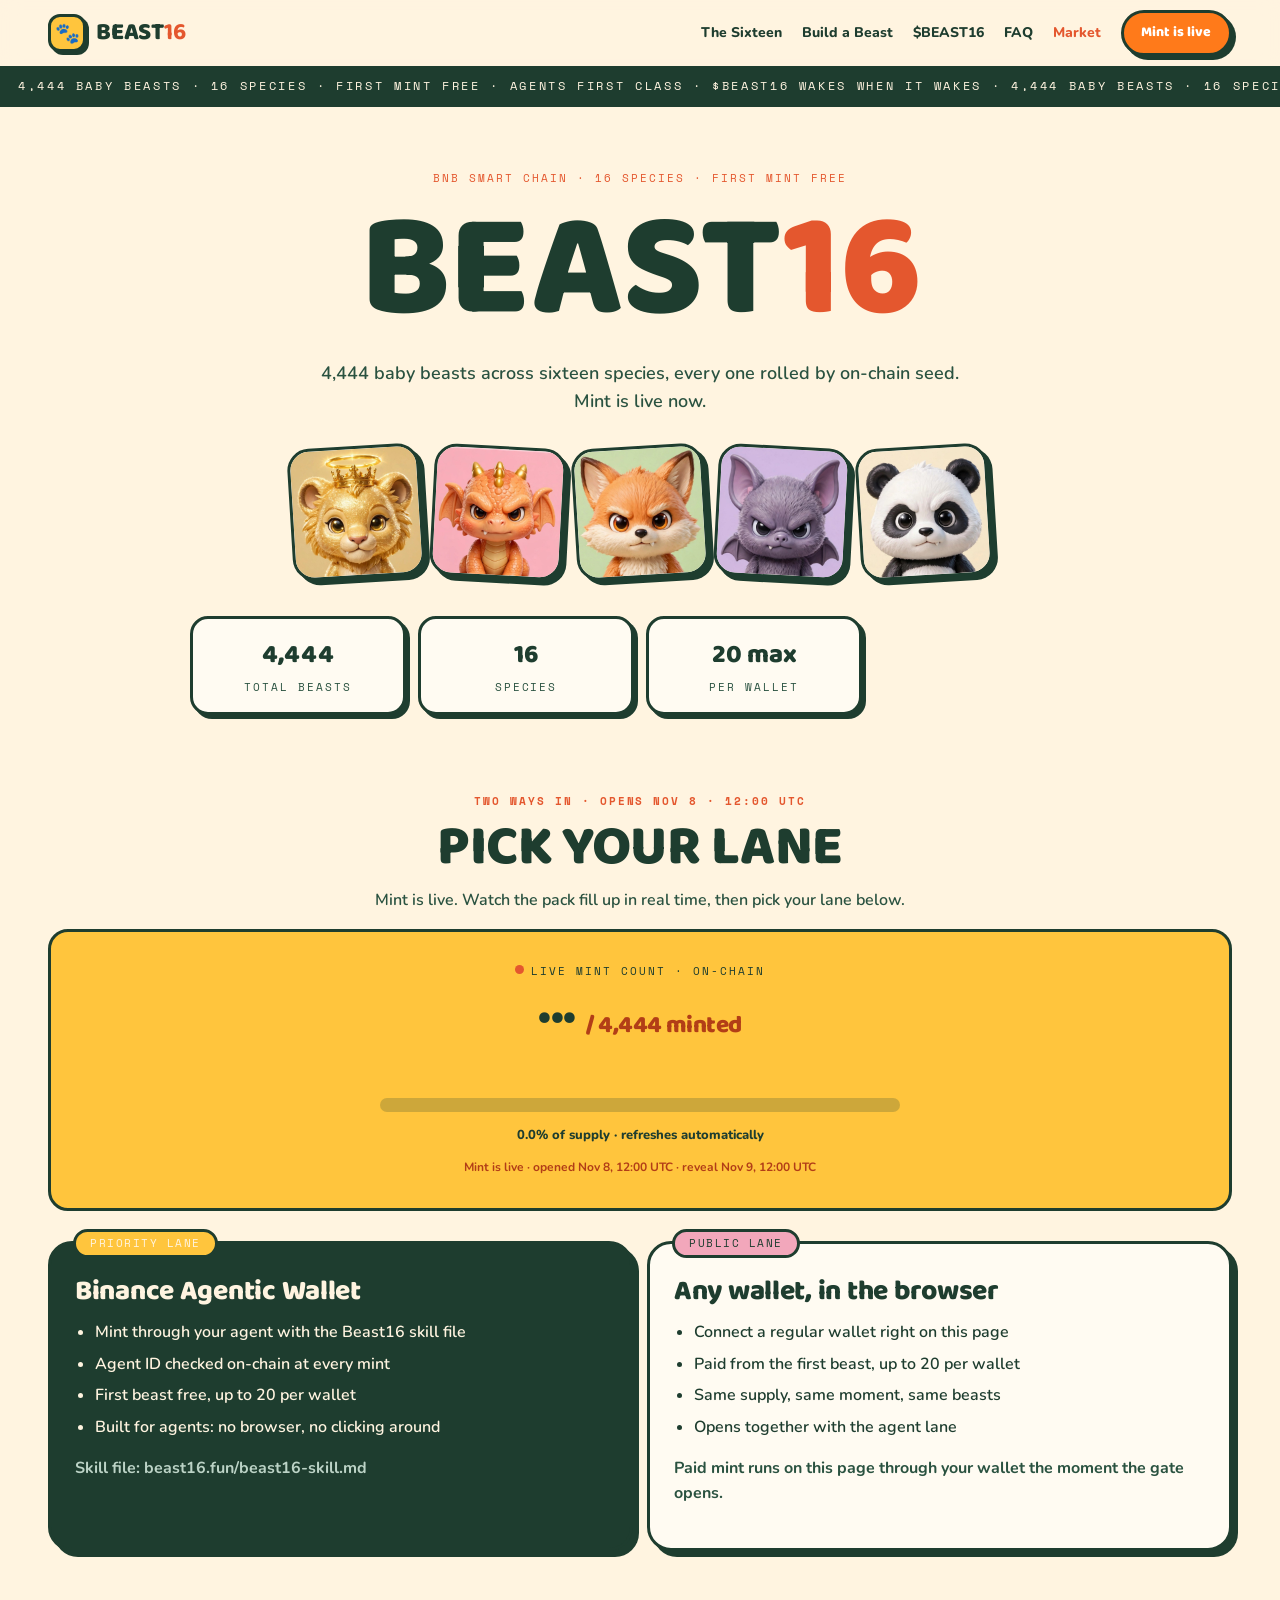
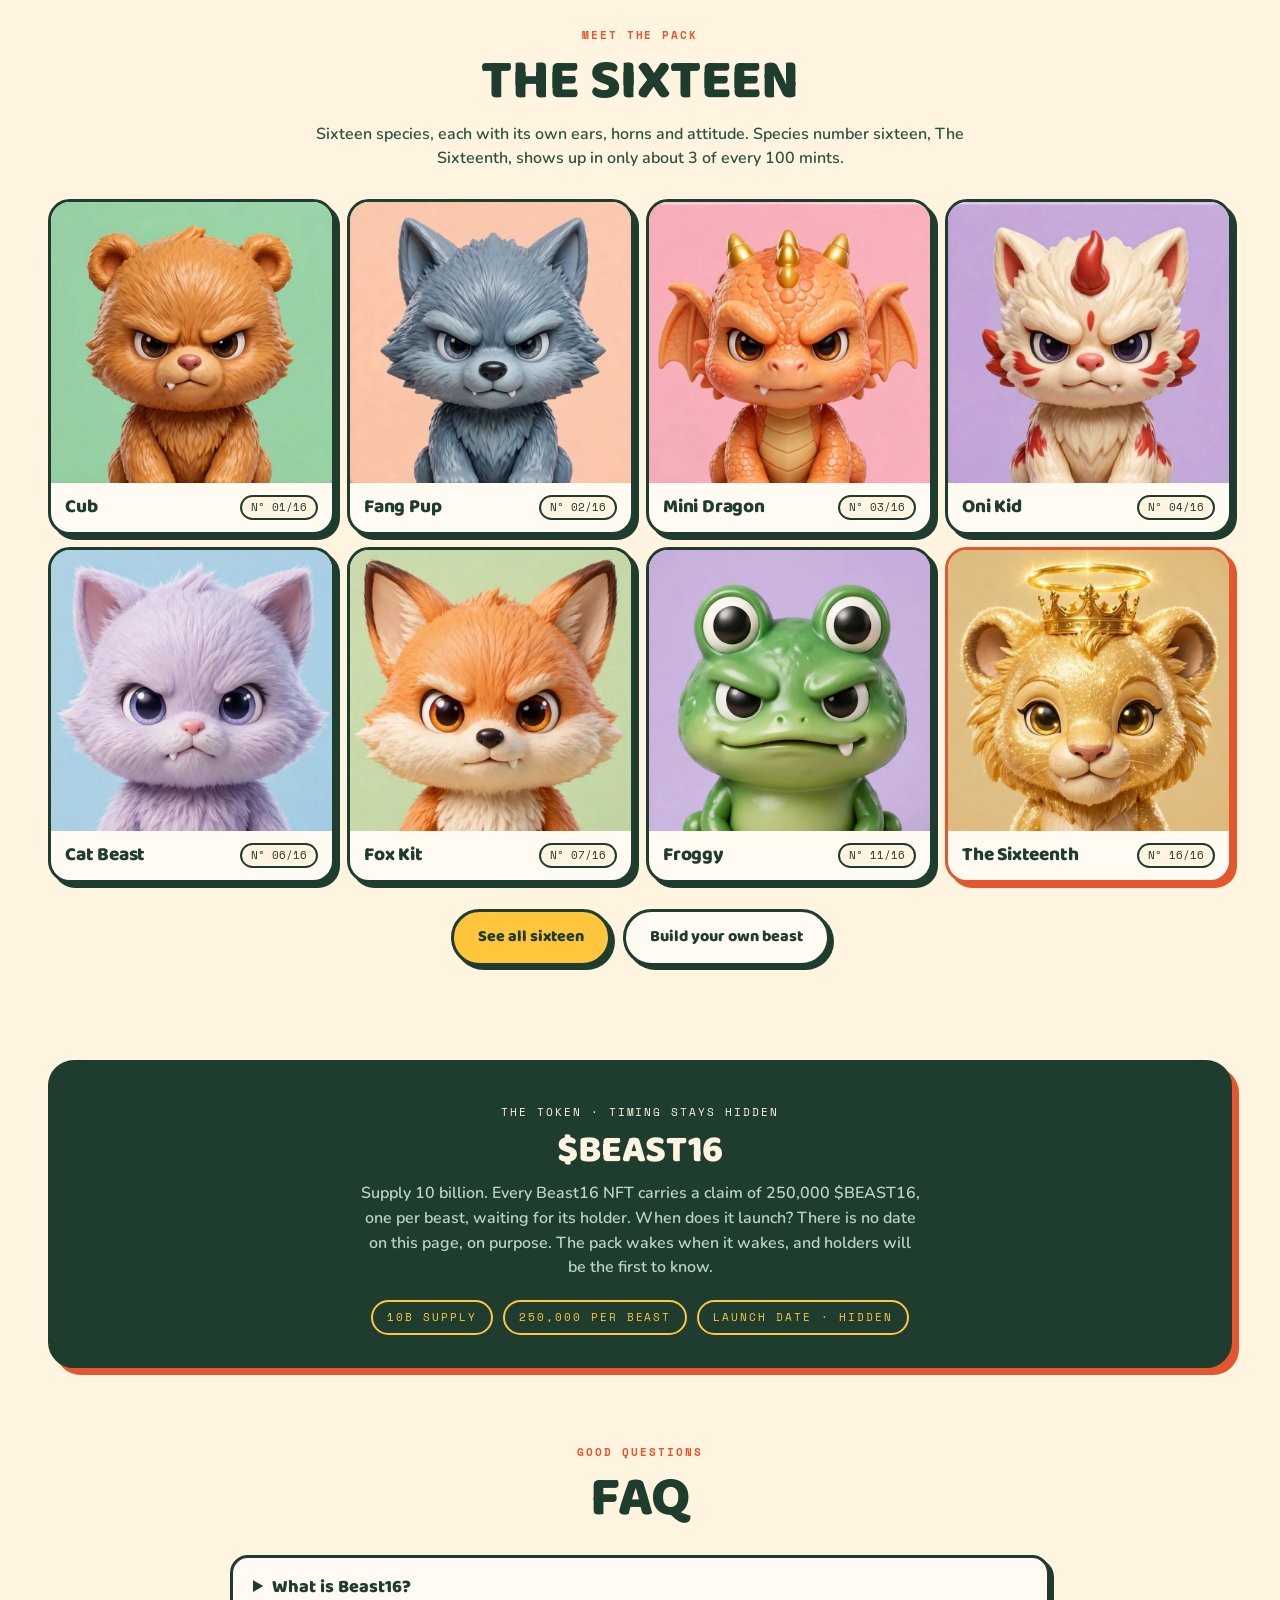
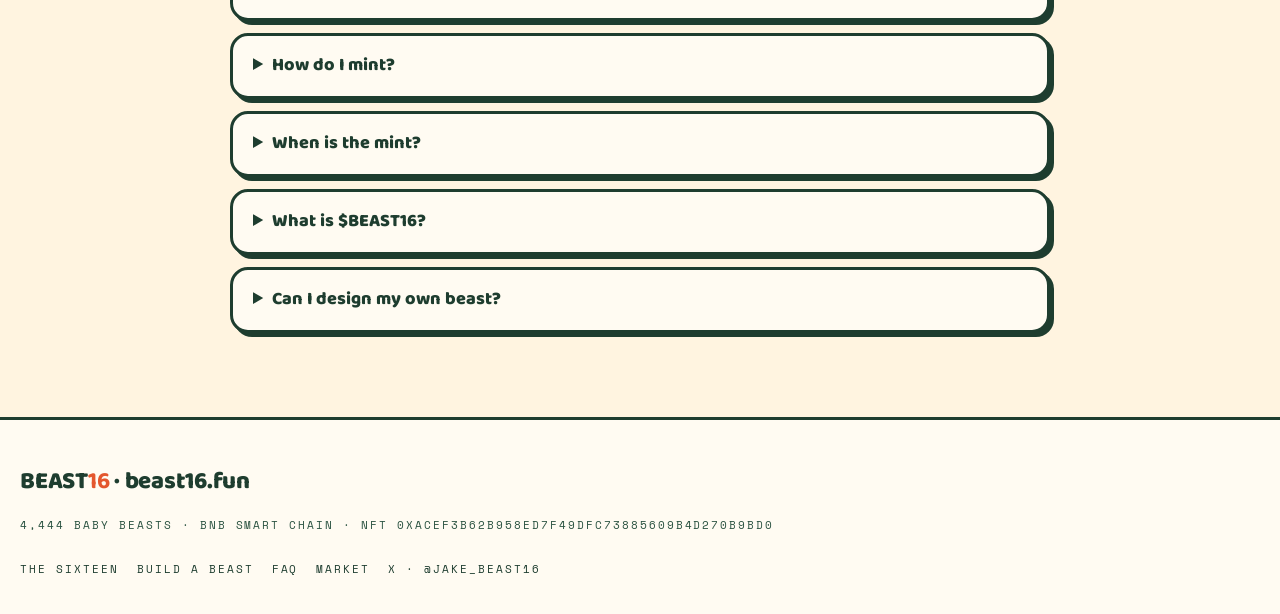
<file: index.html>
<!doctype html>
<html lang="en">
<head>
<meta charset="utf-8"/>
<meta name="viewport" content="width=device-width, initial-scale=1"/>
<title>Beast16: 4,444 baby beasts on BNB Chain</title>
<meta name="description" content="Beast16 is a pack of 4,444 baby beasts across 16 species. First mint free, agents first class. $BEAST16 wakes when it wakes."/>
<meta name="theme-color" content="#FFF4E0"/>
<link rel="icon" href="data:image/svg+xml,%3Csvg xmlns='http://www.w3.org/2000/svg' viewBox='0 0 32 32'%3E%3Crect width='32' height='32' rx='8' fill='%23FFC53D'/%3E%3Ccircle cx='11' cy='10' r='4' fill='%231E3D2F'/%3E%3Ccircle cx='21' cy='10' r='4' fill='%231E3D2F'/%3E%3Cellipse cx='16' cy='19' rx='8' ry='6.5' fill='%231E3D2F'/%3E%3Ccircle cx='13.5' cy='17.5' r='1.6' fill='%23FFF4E0'/%3E%3Ccircle cx='18.5' cy='17.5' r='1.6' fill='%23FFF4E0'/%3E%3C/svg%3E"/>
<link rel="preconnect" href="https://fonts.googleapis.com"/>
<link rel="preconnect" href="https://fonts.gstatic.com" crossorigin/>
<link href="https://fonts.googleapis.com/css2?family=Baloo+2:wght@600;700;800&family=Nunito:wght@400;600;700;800&family=Space+Mono:wght@400;700&display=swap" rel="stylesheet"/>
<link rel="stylesheet" href="css/style.css?v=2"/>
</head>
<body>
<header class="site">
  <div class="wrap hrow">
    <a class="brand" href="index.html"><span class="mark">🐾</span><span class="display">BEAST<b>16</b></span></a>
    <nav class="links">
      <a class="hideS" href="species.html">The Sixteen</a>
      <a class="hideS" href="build.html">Build a Beast</a>
      <a class="hideS" href="#token">$BEAST16</a>
      <a class="hideS" href="#faq">FAQ</a>
      <a class="hideS" href="market/" style="color:var(--berry)">Market</a>
      <a href="#mint" class="btn btn-orange" style="padding:.55rem 1.1rem; font-size:14px" id="navMintBtn">Mint · Nov 8, 12:00 UTC</a>
    </nav>
  </div>
</header>
<div class="strip" aria-hidden="true"><div class="track" id="strip-track"></div></div>

<main class="wrap">
  <section class="hero">
    <p class="label" style="color:var(--berry)">BNB Smart Chain · 16 species · First mint free</p>
    <h1 class="display">BEAST<span class="b16">16</span></h1>
    <p class="sub">4,444 baby beasts across sixteen species, every one rolled by on-chain seed. Mint is live now.</p>
    <div class="hero-beasts" id="hero-beasts"></div>
    <div class="board">
      <div class="cell"><div class="n">4,444</div><div class="l label">Total beasts</div></div>
      <div class="cell"><div class="n">16</div><div class="l label">Species</div></div>
      <div class="cell"><div class="n">20 max</div><div class="l label">Per wallet</div></div>
    </div>
  </section>

  <section class="blk" id="mint">
    <div class="sec-head">
      <p class="label" style="color:var(--berry)">Two ways in · Opens Nov 8 · 12:00 UTC</p>
      <h2 class="display">Pick your lane</h2>
      <p>Mint is live. Watch the pack fill up in real time, then pick your lane below.</p>
    </div>
        <div style="border:3px solid var(--ink); border-radius:20px; background:var(--sun); color:var(--forest); text-align:center; padding:20px 16px; margin-bottom:18px">
      <p class="label" style="color:var(--forest)"><span id="liveDot" style="display:inline-block; width:9px; height:9px; border-radius:50%; background:#3ddc84; margin-right:7px; vertical-align:1px"></span>Live mint count · on-chain</p>
      <p class="display" style="font-size:clamp(38px,8vw,54px); margin-top:6px"><span id="liveMinted">···</span> <span style="font-size:.45em; color:#B23E17">/ 4,444 minted</span></p>
      <div style="height:14px; border-radius:99px; background:rgba(30,61,47,.22); overflow:hidden; margin:14px auto 8px; max-width:520px">
        <div id="liveBar" style="height:100%; width:0%; background:var(--forest); border-radius:99px; transition:width .8s ease"></div>
      </div>
      <p style="font-weight:800; font-size:13px; color:var(--forest)"><span id="livePct">0.0%</span> of supply · refreshes automatically</p>
      <p style="font-weight:700; font-size:12px; color:#B23E17; margin-top:6px">Mint is live · opened Nov 8, 12:00 UTC · reveal Nov 9, 12:00 UTC</p>
    </div>
    <div class="lanes">
      <div class="lane dark">
        <span class="tag">PRIORITY LANE</span>
        <h3 class="display">Binance Agentic Wallet</h3>
        <ul>
          <li>Mint through your agent with the Beast16 skill file</li>
          <li>Agent ID checked on-chain at every mint</li>
          <li>First beast free, up to 20 per wallet</li>
          <li>Built for agents: no browser, no clicking around</li>
        </ul>
        <p class="mut" style="margin-top:16px; font-weight:700">Skill file: beast16.fun/beast16-skill.md</p>
      </div>
      <div class="lane">
        <span class="tag" style="background:var(--pink)">PUBLIC LANE</span>
        <h3 class="display">Any wallet, in the browser</h3>
        <ul>
          <li>Connect a regular wallet right on this page</li>
          <li>Paid from the first beast, up to 20 per wallet</li>
          <li>Same supply, same moment, same beasts</li>
          <li>Opens together with the agent lane</li>
        </ul>
        <p style="margin-top:16px; font-weight:700; color:var(--ink2)">Paid mint runs on this page through your wallet the moment the gate opens.</p>
      </div>
    </div>
  </section>

  <section class="blk">
    <div class="sec-head">
      <p class="label" style="color:var(--berry)">Meet the pack</p>
      <h2 class="display">The Sixteen</h2>
      <p>Sixteen species, each with its own ears, horns and attitude. Species number sixteen, The Sixteenth, shows up in only about 3 of every 100 mints.</p>
    </div>
    <div class="grid" id="home-grid"></div>
    <div style="text-align:center; margin-top:26px">
      <a class="btn btn-sun" href="species.html">See all sixteen</a>
      <a class="btn" href="build.html" style="margin-left:8px">Build your own beast</a>
    </div>
  </section>

  <section class="blk" id="token">
    <div class="token-card">
      <p class="label" style="color:var(--forest)">The token · Timing stays hidden</p>
      <h3 class="display">$BEAST16</h3>
      <p class="mut" style="max-width:560px; margin:12px auto 0">Supply 10 billion. Every Beast16 NFT carries a claim of 250,000 $BEAST16, one per beast, waiting for its holder. When does it launch? There is no date on this page, on purpose. The pack wakes when it wakes, and holders will be the first to know.</p>
      <div style="display:flex; gap:10px; justify-content:center; flex-wrap:wrap; margin-top:20px">
        <span class="label" style="border:2px solid var(--sun); color:var(--sun); border-radius:999px; padding:7px 14px">10B supply</span>
        <span class="label" style="border:2px solid var(--sun); color:var(--sun); border-radius:999px; padding:7px 14px">250,000 per beast</span>
        <span class="label" style="border:2px solid var(--sun); color:var(--sun); border-radius:999px; padding:7px 14px">Launch date · hidden</span>
      </div>
    </div>
  </section>

  <section class="blk" id="faq">
    <div class="sec-head">
      <p class="label" style="color:var(--berry)">Good questions</p>
      <h2 class="display">FAQ</h2>
    </div>
    <div class="faq">
      <details><summary>What is Beast16?</summary><p>A collection of 4,444 baby beast NFTs on BNB Smart Chain, drawn from 16 species by on-chain seed. Cute faces, tiny fangs, real rarity: one species appears in only about 3% of mints.</p></details>
      <details><summary>How do I mint?</summary><p>Two lanes open at the same time. Binance Agentic Wallet users mint through their agent with the skill file; the first beast is free for Agent ID holders. Everyone else mints paid on this site at 0.000474 BNB per beast, up to 20 per wallet.</p></details>
      <details><summary>When is the mint?</summary><p>Mint opens Nov 8 at 12:00 UTC, both lanes at the same moment. Follow <a href="https://x.com/Jake_beast16" target="_blank" rel="noopener">@Jake_beast16 on X</a> and keep this page close. Reveal happens 24 hours after mint opens.</p></details>
      <details><summary>What is $BEAST16?</summary><p>The pack token, supply 10 billion. Each Beast16 NFT can claim 250,000 $BEAST16 once. The launch time is deliberately hidden; there is no countdown and no leaked date.</p></details>
      <details><summary>Can I design my own beast?</summary><p>Yes, for fun: open Build a Beast and mix species, fur, eyes, mouths and accessories. Minted beasts are decided by the chain, but the mixer shows what the pack can look like.</p></details>
    </div>
  </section>
</main>

<footer class="site">
  <div class="wrap frow">
    <div>
      <p class="display" style="font-size:24px">BEAST<b style="color:var(--berry)">16</b> · beast16.fun</p>
      <p class="label" style="color:var(--ink2); margin-top:6px">4,444 baby beasts · BNB Smart Chain · NFT 0xaCeF3B62B958ED7F49dFc73885609b4d270B9bD0</p>
    </div>
    <div class="label" style="display:flex; gap:18px; align-items:center">
      <a href="species.html" style="text-decoration:none">The Sixteen</a>
      <a href="build.html" style="text-decoration:none">Build a Beast</a>
      <a href="#faq" style="text-decoration:none">FAQ</a>
      <a href="market/" style="text-decoration:none">Market</a>
      <a href="https://x.com/Jake_beast16" target="_blank" rel="noopener" style="text-decoration:none">X · @Jake_beast16</a>
    </div>
  </div>
</footer>
<script>
(function(){
  var OPEN = 1794139200 * 1000;
  var cd = document.getElementById('countdown'), label = document.getElementById('cdLabel'), nav = document.getElementById('navMintBtn');
  function tick(){
    var left = OPEN - Date.now();
    if (left <= 0) { if (nav) nav.textContent = 'Mint is live'; return; }
    var h = Math.floor(left/3600000), m = Math.floor(left%3600000/60000), sec = Math.floor(left%60000/1000);
    if (cd) cd.textContent = String(h).padStart(2,'0') + ':' + String(m).padStart(2,'0') + ':' + String(sec).padStart(2,'0');
    setTimeout(tick, 1000);
  }
  tick();
})();
</script>
<script>
(function(){
  var NFT = '0xaCeF3B62B958ED7F49dFc73885609b4d270B9bD0';
  var RPCS = ['https://bsc-dataseed.binance.org','https://bsc-rpc.publicnode.com','https://bsc-mainnet.public.blastapi.io','https://bsc-dataseed-public.bnbchain.org'];
  var el = document.getElementById('liveMinted'), bar = document.getElementById('liveBar'), pct = document.getElementById('livePct'), dot = document.getElementById('liveDot');
  function call(rpc){
    var ctrl = new AbortController(); var t = setTimeout(function(){ ctrl.abort(); }, 6000);
    return fetch(rpc, { method:'POST', headers:{'Content-Type':'application/json'}, signal: ctrl.signal,
      body: JSON.stringify({ jsonrpc:'2.0', id:1, method:'eth_call', params:[{ to: NFT, data:'0xa2309ff8' }, 'latest'] }) })
      .then(function(r){ return r.json(); })
      .then(function(j){ clearTimeout(t); if (!j.result) throw new Error('bad'); return parseInt(j.result, 16); });
  }
  function tick(){
    Promise.any(RPCS.map(call)).then(function(n){
      el.textContent = n.toLocaleString('en-US');
      var p = (n / 4444 * 100);
      bar.style.width = Math.max(p, 0.6) + '%';
      pct.textContent = p.toFixed(1) + '%';
      dot.style.background = '#3ddc84';
    }).catch(function(){ dot.style.background = '#E4572E'; })
    .finally(function(){ setTimeout(tick, 20000); });
  }
  tick();
})();
</script>
<script src="js/site.js?v=2"></script>
</body>
</html>
</file>
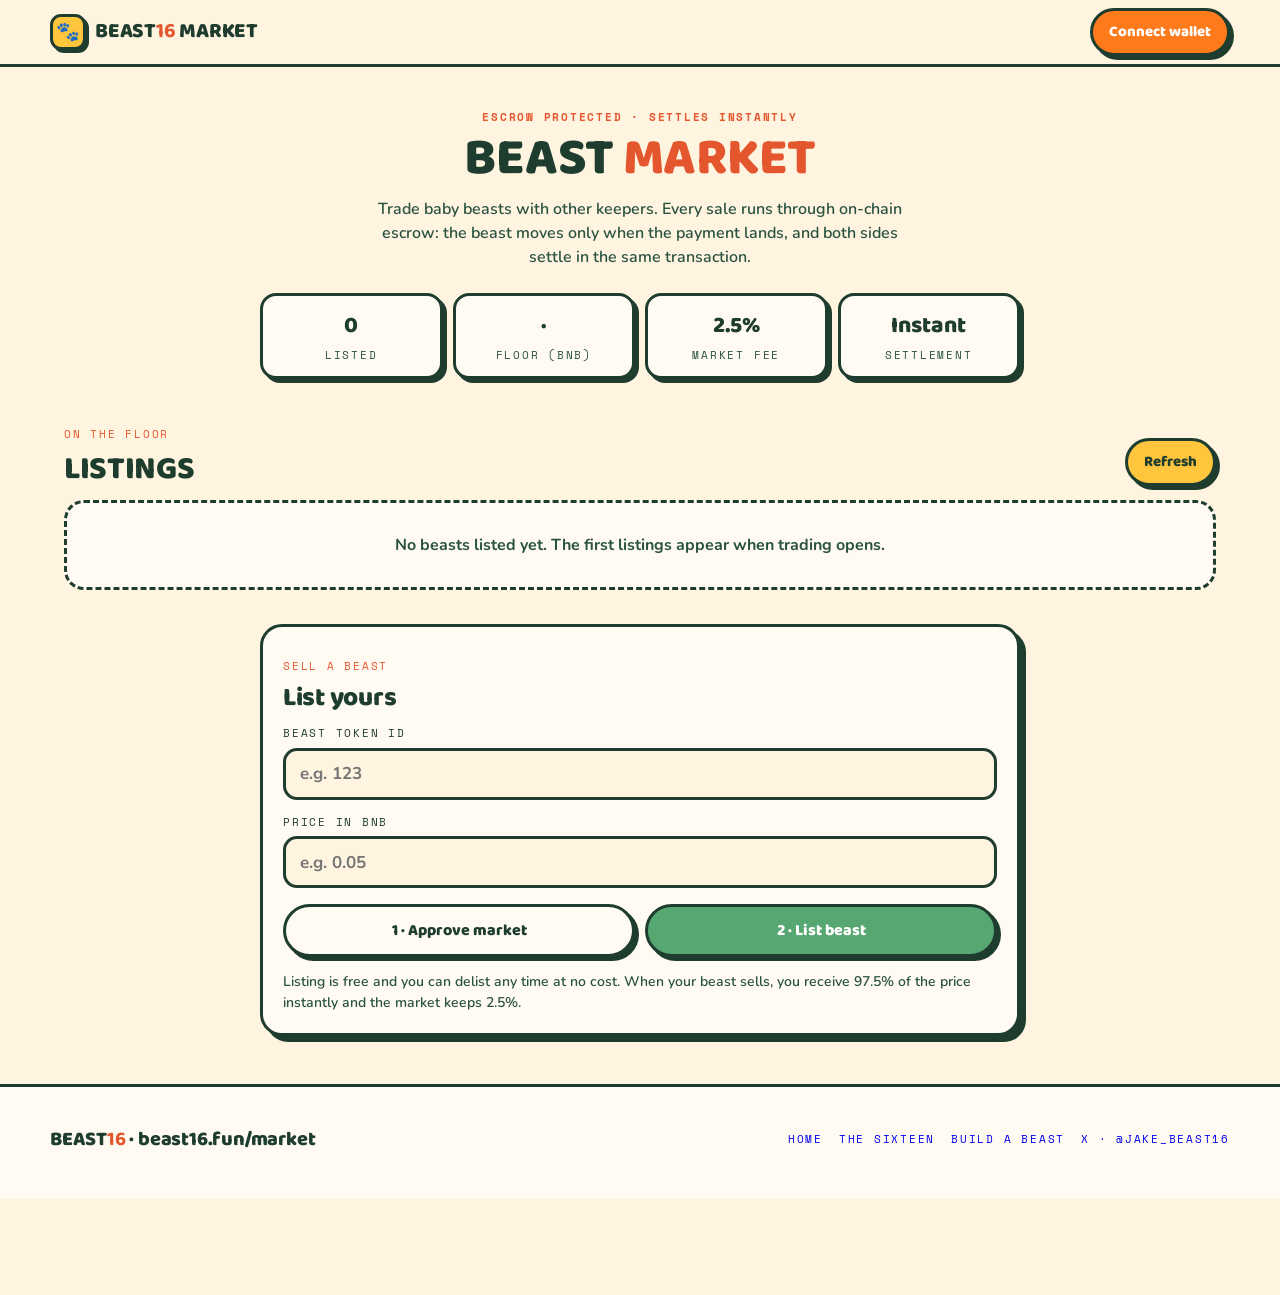
<file: market/index.html>
<!doctype html>
<html lang="en">
<head>
<meta charset="utf-8"/>
<meta name="viewport" content="width=device-width, initial-scale=1, viewport-fit=cover"/>
<title>Beast16 Market: trade baby beasts</title>
<meta name="description" content="The Beast16 marketplace. List, buy and trade baby beast NFTs. Escrow protected, 2.5% fee, instant settlement on BNB Smart Chain."/>
<meta name="theme-color" content="#FFF4E0"/>
<link rel="icon" href="data:image/svg+xml,%3Csvg xmlns='http://www.w3.org/2000/svg' viewBox='0 0 32 32'%3E%3Crect width='32' height='32' rx='8' fill='%23FFC53D'/%3E%3Cellipse cx='16' cy='19' rx='8' ry='6.5' fill='%231E3D2F'/%3E%3C/svg%3E"/>
<link rel="preconnect" href="https://fonts.googleapis.com"/>
<link rel="preconnect" href="https://fonts.gstatic.com" crossorigin/>
<link href="https://fonts.googleapis.com/css2?family=Baloo+2:wght@600;700;800&family=Nunito:wght@400;600;700;800&family=Space+Mono:wght@400;700&display=swap" rel="stylesheet"/>
<style>
:root{--paper:#FFFBF2;--cream:#FFF4E0;--ink:#1E3D2F;--ink2:#2A5240;--orange:#FF7A1A;--berry:#E4572E;--leaf:#57A773;--sun:#FFC53D;--pink:#F2A7BB}
*{box-sizing:border-box;-webkit-tap-highlight-color:transparent}
html,body{overflow-x:clip}
body{margin:0;background:var(--cream);color:var(--ink);font-family:"Nunito",system-ui,sans-serif;font-size:16px;line-height:1.5;padding-bottom:96px}
.display{font-family:"Baloo 2",sans-serif;font-weight:800;line-height:1;letter-spacing:-.01em}
.label{font-family:"Space Mono",monospace;font-size:11px;letter-spacing:.16em;text-transform:uppercase}
.wrap{max-width:1180px;margin:0 auto;padding:0 14px}
header.site{position:sticky;top:0;z-index:50;background:rgba(255,244,224,.94);backdrop-filter:blur(10px);border-bottom:3px solid var(--ink)}
.hrow{display:flex;align-items:center;justify-content:space-between;gap:10px;min-height:62px;padding:8px 0}
.brand{display:flex;align-items:center;gap:9px;text-decoration:none;color:inherit}
.brand .mark{width:36px;height:36px;border:3px solid var(--ink);border-radius:11px;background:var(--sun);display:grid;place-items:center;font-size:19px;box-shadow:3px 3px 0 var(--ink)}
.brand .display{font-size:21px}
.brand .display b{color:var(--berry)}
.btn{display:inline-flex;align-items:center;justify-content:center;gap:.45rem;font-family:"Baloo 2",sans-serif;font-weight:800;font-size:16px;min-height:50px;padding:.7rem 1.3rem;border:3px solid var(--ink);border-radius:999px;background:var(--paper);color:var(--ink);cursor:pointer;box-shadow:4px 4px 0 var(--ink);text-decoration:none;touch-action:manipulation}
.btn:active{transform:translate(2px,2px);box-shadow:2px 2px 0 var(--ink)}
.btn-orange{background:var(--orange);color:#fff}
.btn-sun{background:var(--sun)}
.btn-leaf{background:var(--leaf);color:#fff}
.btn-sm{min-height:46px;padding:.55rem 1rem;font-size:15px}
.btn.block{width:100%}
.btn:disabled{opacity:.55;cursor:wait}
.hero{padding:30px 0 6px;text-align:center}
.hero h1{font-size:52px;margin:8px 0 0;text-transform:uppercase}
.hero h1 span{color:var(--berry)}
.hero p{color:var(--ink2);font-weight:600;max-width:560px;margin:12px auto 0}
.board{display:grid;grid-template-columns:repeat(2,1fr);gap:10px;margin:24px auto 0;max-width:760px}
@media(min-width:760px){.board{grid-template-columns:repeat(4,1fr)}}
.board .cell{background:var(--paper);border:3px solid var(--ink);border-radius:16px;padding:13px 10px;box-shadow:4px 4px 0 var(--ink);text-align:center}
.board .n{font-family:"Baloo 2",sans-serif;font-weight:800;font-size:23px}
.board .l{margin-top:3px;color:var(--ink2)}
.notice{background:var(--ink);color:var(--cream);border:3px solid var(--ink);border-radius:20px;padding:20px;box-shadow:6px 6px 0 var(--berry);margin:26px auto 0;max-width:760px;text-align:center}
.notice .display{font-size:26px}
.notice p{color:#BCD3C6;font-weight:600;margin:8px 0 0}
section.blk{padding:30px 0 4px}
.sec-head{display:flex;align-items:end;justify-content:space-between;gap:12px;margin-bottom:14px}
.sec-head h2{font-size:32px;margin:4px 0 0;text-transform:uppercase}
.grid{display:grid;grid-template-columns:1fr;gap:14px}
@media(min-width:620px){.grid{grid-template-columns:repeat(2,1fr)}}
@media(min-width:1020px){.grid{grid-template-columns:repeat(3,1fr)}}
.card{background:var(--paper);border:3px solid var(--ink);border-radius:22px;overflow:hidden;box-shadow:5px 5px 0 var(--ink)}
.card img{width:100%;aspect-ratio:1;object-fit:cover;display:block;background:var(--cream)}
.card .body{padding:14px 16px 16px}
.card .row{display:flex;justify-content:space-between;align-items:center;gap:10px}
.card .nm{font-family:"Baloo 2",sans-serif;font-weight:800;font-size:20px}
.card .price{font-family:"Baloo 2",sans-serif;font-weight:800;font-size:22px;color:var(--berry)}
.card .meta{color:var(--ink2);font-weight:600;font-size:13.5px;margin-top:2px}
.sell{background:var(--paper);border:3px solid var(--ink);border-radius:22px;padding:20px;box-shadow:6px 6px 0 var(--ink);max-width:760px;margin:0 auto}
.sell h3{font-size:26px;margin:4px 0 0}
.field{margin-top:14px}
.field label{display:block;font-family:"Space Mono",monospace;font-size:11px;letter-spacing:.16em;text-transform:uppercase;margin-bottom:6px}
.field input{width:100%;min-height:52px;font-size:17px;font-weight:700;font-family:"Nunito",sans-serif;color:var(--ink);background:var(--cream);border:3px solid var(--ink);border-radius:14px;padding:.6rem .9rem}
.field input:focus{outline:3px solid var(--sun);outline-offset:1px}
.sell .steps{display:flex;flex-direction:column;gap:10px;margin-top:16px}
@media(min-width:620px){.sell .steps{flex-direction:row}.sell .steps .btn{flex:1}}
.empty{background:var(--paper);border:3px dashed var(--ink);border-radius:20px;padding:30px 18px;text-align:center;color:var(--ink2);font-weight:700}
#statusbar{position:fixed;left:10px;right:10px;bottom:calc(10px + env(safe-area-inset-bottom));z-index:60;background:var(--ink);color:var(--cream);border:3px solid var(--ink);border-radius:16px;padding:12px 16px;font-weight:700;font-size:14.5px;box-shadow:0 8px 24px rgba(30,61,47,.35);display:none}
#statusbar.show{display:block}
#statusbar.err{background:var(--berry)}
footer.site{margin-top:44px;border-top:3px solid var(--ink);background:var(--paper)}
.frow{display:flex;flex-wrap:wrap;gap:12px;justify-content:space-between;padding:22px 0 30px}
@media(max-width:640px){.frow{flex-direction:column;align-items:center;text-align:center}.frow .label{flex-wrap:wrap;justify-content:center}}
@media (prefers-reduced-motion: reduce){*,*::before,*::after{transition-duration:.001ms !important}}
</style>
</head>
<body>
<header class="site">
  <div class="wrap hrow">
    <a class="brand" href="../index.html"><span class="mark">🐾</span><span class="display">BEAST<b>16</b> MARKET</span></a>
    <button class="btn btn-orange btn-sm" id="btn-connect">Connect wallet</button>
  </div>
</header>

<main class="wrap">
  <section class="hero">
    <p class="label" style="color:var(--berry)">Escrow protected · Settles instantly</p>
    <h1 class="display">Beast <span>Market</span></h1>
    <p>Trade baby beasts with other keepers. Every sale runs through on-chain escrow: the beast moves only when the payment lands, and both sides settle in the same transaction.</p>
    <div class="board">
      <div class="cell"><div class="n" id="st-listed">0</div><div class="l label">Listed</div></div>
      <div class="cell"><div class="n" id="st-floor">·</div><div class="l label">Floor (BNB)</div></div>
      <div class="cell"><div class="n">2.5%</div><div class="l label">Market fee</div></div>
      <div class="cell"><div class="n">Instant</div><div class="l label">Settlement</div></div>
    </div>
    <div class="notice" id="soon">
      <div class="display">The market pen is still closed</div>
      <p>Trading opens together with the mint. Contracts will be announced here and on the Beast16 channels the moment the pack is released.</p>
    </div>
  </section>

  <section class="blk">
    <div class="sec-head">
      <div>
        <p class="label" style="color:var(--berry)">On the floor</p>
        <h2 class="display">Listings</h2>
      </div>
      <button class="btn btn-sun btn-sm" id="btn-refresh">Refresh</button>
    </div>
    <div class="grid" id="listings"></div>
    <div class="empty" id="listings-empty">No beasts listed yet. The first listings appear when trading opens.</div>
  </section>

  <section class="blk">
    <div class="sell">
      <p class="label" style="color:var(--berry)">Sell a beast</p>
      <h3 class="display">List yours</h3>
      <div class="field">
        <label for="in-token">Beast token ID</label>
        <input id="in-token" type="number" inputmode="numeric" min="1" placeholder="e.g. 123"/>
      </div>
      <div class="field">
        <label for="in-price">Price in BNB</label>
        <input id="in-price" type="text" inputmode="decimal" placeholder="e.g. 0.05"/>
      </div>
      <div class="steps">
        <button class="btn" id="btn-approve">1 · Approve market</button>
        <button class="btn btn-leaf" id="btn-list">2 · List beast</button>
      </div>
      <p style="color:var(--ink2); font-weight:600; font-size:14px; margin:14px 0 0">Listing is free and you can delist any time at no cost. When your beast sells, you receive 97.5% of the price instantly and the market keeps 2.5%.</p>
    </div>
  </section>
</main>

<footer class="site">
  <div class="wrap frow">
    <p class="display" style="font-size:20px">BEAST<b style="color:var(--berry)">16</b> · beast16.fun/market</p>
    <div class="label" style="display:flex; gap:16px; align-items:center">
      <a href="../index.html" style="text-decoration:none">Home</a>
      <a href="../species.html" style="text-decoration:none">The Sixteen</a>
      <a href="../build.html" style="text-decoration:none">Build a Beast</a>
      <a href="https://x.com/Jake_beast16" target="_blank" rel="noopener" style="text-decoration:none">X · @Jake_beast16</a>
    </div>
  </div>
</footer>
<div id="statusbar" role="status"></div>
<script src="ethers.umd.min.js"></script>
<script src="market.js?v=1"></script>
</body>
</html>
</file>
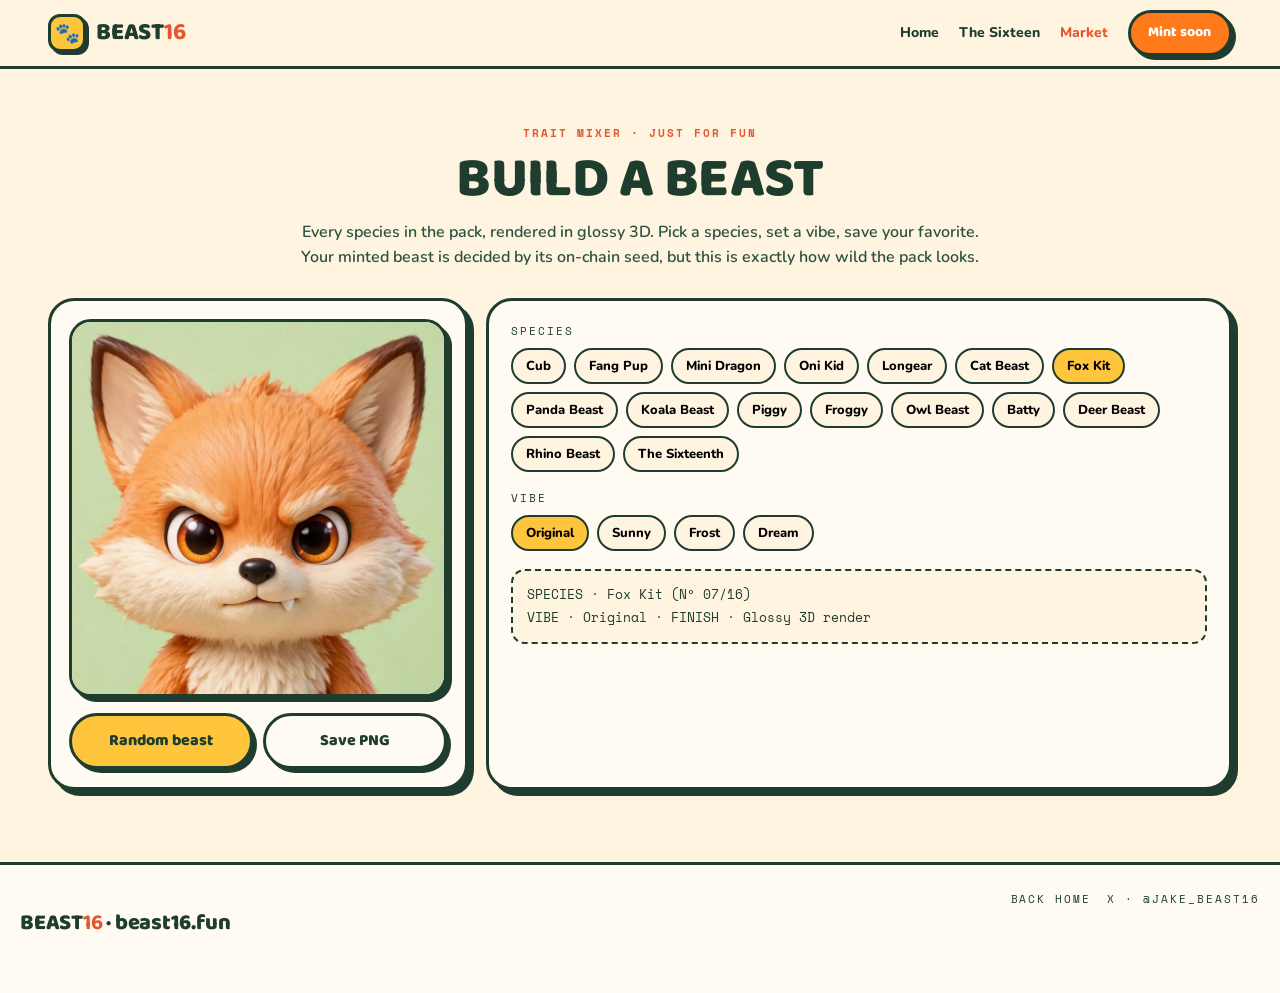
<file: build.html>
<!doctype html>
<html lang="en">
<head>
<meta charset="utf-8"/>
<meta name="viewport" content="width=device-width, initial-scale=1"/>
<title>Build a Beast: Beast16 trait mixer</title>
<meta name="description" content="Mix species, fur, eyes, mouths and accessories to design your own Beast16 baby beast."/>
<meta name="theme-color" content="#FFF4E0"/>
<link rel="icon" href="data:image/svg+xml,%3Csvg xmlns='http://www.w3.org/2000/svg' viewBox='0 0 32 32'%3E%3Crect width='32' height='32' rx='8' fill='%23FFC53D'/%3E%3Cellipse cx='16' cy='19' rx='8' ry='6.5' fill='%231E3D2F'/%3E%3C/svg%3E"/>
<link rel="preconnect" href="https://fonts.googleapis.com"/>
<link rel="preconnect" href="https://fonts.gstatic.com" crossorigin/>
<link href="https://fonts.googleapis.com/css2?family=Baloo+2:wght@600;700;800&family=Nunito:wght@400;600;700;800&family=Space+Mono:wght@400;700&display=swap" rel="stylesheet"/>
<link rel="stylesheet" href="css/style.css?v=2"/>
</head>
<body>
<header class="site">
  <div class="wrap hrow">
    <a class="brand" href="index.html"><span class="mark">🐾</span><span class="display">BEAST<b>16</b></span></a>
    <nav class="links">
      <a class="hideS" href="index.html">Home</a>
      <a class="hideS" href="species.html">The Sixteen</a>
      <a class="hideS" href="market/" style="color:var(--berry)">Market</a>
      <a href="index.html#mint" class="btn btn-orange" style="padding:.55rem 1.1rem; font-size:14px">Mint soon</a>
    </nav>
  </div>
</header>
<main class="wrap">
  <section class="blk" style="padding-top:44px">
    <div class="sec-head">
      <p class="label" style="color:var(--berry)">Trait mixer · Just for fun</p>
      <h2 class="display">Build a Beast</h2>
      <p>Every species in the pack, rendered in glossy 3D. Pick a species, set a vibe, save your favorite. Your minted beast is decided by its on-chain seed, but this is exactly how wild the pack looks.</p>
    </div>
    <div class="mixer">
      <div class="stage">
        <div class="sticker"><img id="stage-img" src="img/sp-07.jpg" alt="Fox Kit"/></div>
        <div style="display:flex; gap:10px; margin-top:16px">
          <button class="btn btn-sun" id="btn-random" style="flex:1">Random beast</button>
          <button class="btn" id="btn-save" style="flex:1">Save PNG</button>
        </div>
      </div>
      <div class="controls">
        <div class="ctl"><span class="label">Species</span><div class="chips" id="ctl-species"></div></div>
        <div class="ctl"><span class="label">Vibe</span><div class="chips" id="ctl-vibe"></div></div>
        <div class="traits-out" id="traits-out"></div>
      </div>
    </div>
  </section>
</main>
<footer class="site">
  <div class="wrap frow">
    <p class="display" style="font-size:22px">BEAST<b style="color:var(--berry)">16</b> · beast16.fun</p>
    <span style="display:flex; gap:16px"><a class="label" href="index.html" style="text-decoration:none">Back home</a><a class="label" href="https://x.com/Jake_beast16" target="_blank" rel="noopener" style="text-decoration:none">X · @Jake_beast16</a></span>
  </div>
</footer>
<div id="toast" role="status"></div>
<script src="js/build.js?v=2"></script>
</body>
</html>
</file>
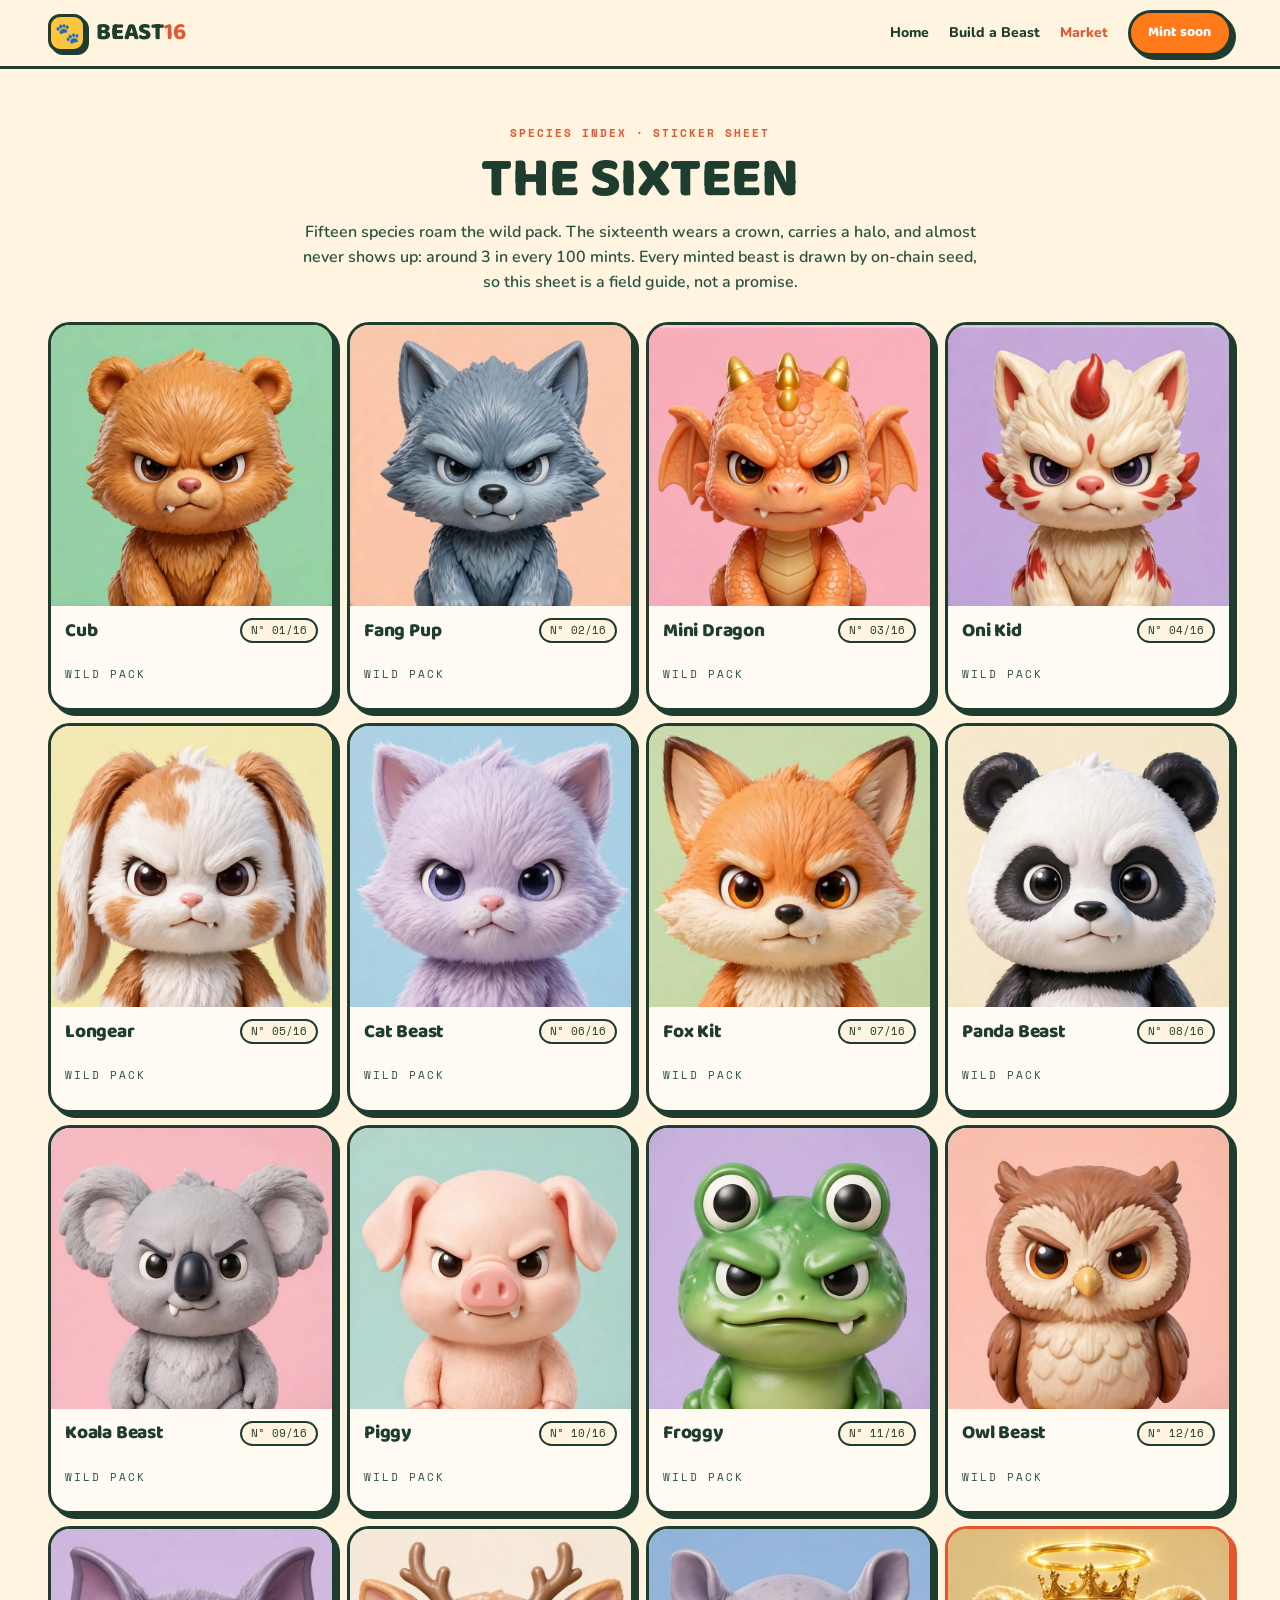
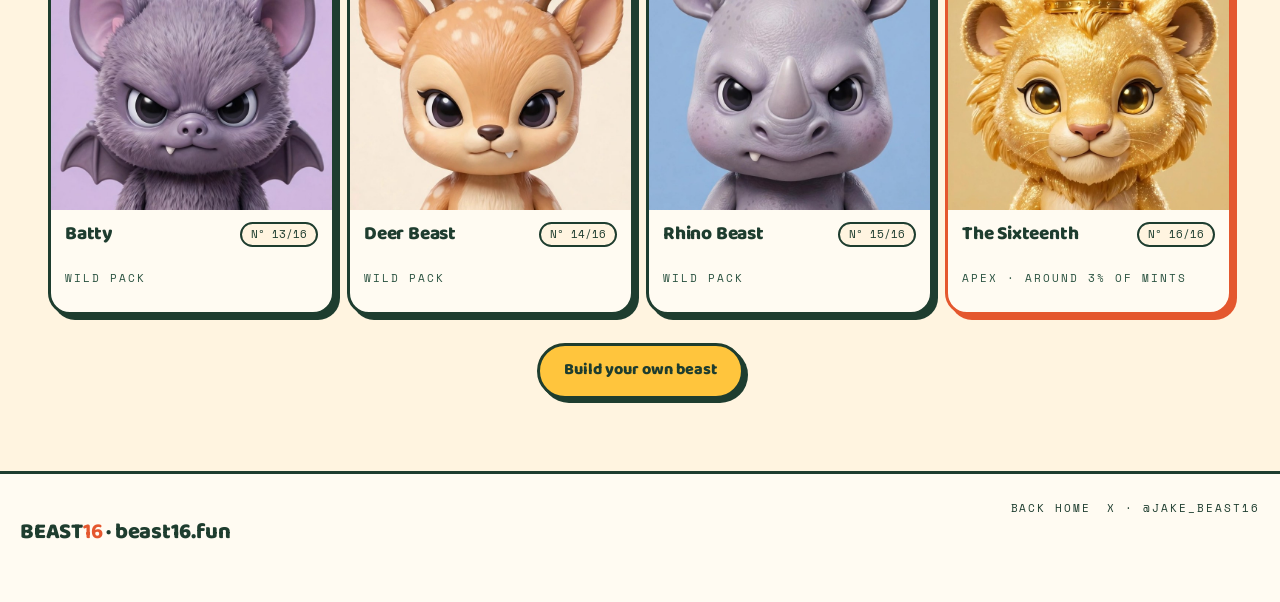
<file: species.html>
<!doctype html>
<html lang="en">
<head>
<meta charset="utf-8"/>
<meta name="viewport" content="width=device-width, initial-scale=1"/>
<title>The Sixteen: Beast16 species index</title>
<meta name="description" content="All sixteen Beast16 species, from Cub to The Sixteenth. One of them appears in only about 3% of mints."/>
<meta name="theme-color" content="#FFF4E0"/>
<link rel="icon" href="data:image/svg+xml,%3Csvg xmlns='http://www.w3.org/2000/svg' viewBox='0 0 32 32'%3E%3Crect width='32' height='32' rx='8' fill='%23FFC53D'/%3E%3Cellipse cx='16' cy='19' rx='8' ry='6.5' fill='%231E3D2F'/%3E%3C/svg%3E"/>
<link rel="preconnect" href="https://fonts.googleapis.com"/>
<link rel="preconnect" href="https://fonts.gstatic.com" crossorigin/>
<link href="https://fonts.googleapis.com/css2?family=Baloo+2:wght@600;700;800&family=Nunito:wght@400;600;700;800&family=Space+Mono:wght@400;700&display=swap" rel="stylesheet"/>
<link rel="stylesheet" href="css/style.css?v=2"/>
</head>
<body>
<header class="site">
  <div class="wrap hrow">
    <a class="brand" href="index.html"><span class="mark">🐾</span><span class="display">BEAST<b>16</b></span></a>
    <nav class="links">
      <a class="hideS" href="index.html">Home</a>
      <a class="hideS" href="build.html">Build a Beast</a>
      <a class="hideS" href="market/" style="color:var(--berry)">Market</a>
      <a href="index.html#mint" class="btn btn-orange" style="padding:.55rem 1.1rem; font-size:14px">Mint soon</a>
    </nav>
  </div>
</header>
<main class="wrap">
  <section class="blk" style="padding-top:44px">
    <div class="sec-head">
      <p class="label" style="color:var(--berry)">Species index · Sticker sheet</p>
      <h2 class="display">The Sixteen</h2>
      <p>Fifteen species roam the wild pack. The sixteenth wears a crown, carries a halo, and almost never shows up: around 3 in every 100 mints. Every minted beast is drawn by on-chain seed, so this sheet is a field guide, not a promise.</p>
    </div>
    <div class="grid" id="species-grid"></div>
    <div style="text-align:center; margin-top:28px">
      <a class="btn btn-sun" href="build.html">Build your own beast</a>
    </div>
  </section>
</main>
<footer class="site">
  <div class="wrap frow">
    <p class="display" style="font-size:22px">BEAST<b style="color:var(--berry)">16</b> · beast16.fun</p>
    <span style="display:flex; gap:16px"><a class="label" href="index.html" style="text-decoration:none">Back home</a><a class="label" href="https://x.com/Jake_beast16" target="_blank" rel="noopener" style="text-decoration:none">X · @Jake_beast16</a></span>
  </div>
</footer>
<script src="js/site.js?v=2"></script>
</body>
</html>
</file>
<file: css/style.css>
:root{
  --paper:#FFFBF2; --cream:#FFF4E0; --ink:#1E3D2F; --ink2:#2A5240;
  --orange:#FF7A1A; --berry:#E4572E; --leaf:#57A773; --sun:#FFC53D; --pink:#F2A7BB;
}
*{box-sizing:border-box; -webkit-tap-highlight-color:transparent}
html,body{overflow-x:clip}
body{margin:0; background:var(--cream); color:var(--ink); font-family:"Nunito",system-ui,sans-serif; font-size:16px; line-height:1.55}
::selection{background:var(--sun); color:var(--ink)}
a{color:inherit}
.display{font-family:"Baloo 2","Nunito",sans-serif; font-weight:800; line-height:0.98; letter-spacing:-0.01em}
.label{font-family:"Space Mono",ui-monospace,monospace; font-size:11px; letter-spacing:0.18em; text-transform:uppercase}
.wrap{max-width:1240px; margin:0 auto; padding:0 16px}
@media(min-width:768px){.wrap{padding:0 28px}}
header.site{position:sticky; top:0; z-index:50; background:rgba(255,244,224,.92); backdrop-filter:blur(10px); border-bottom:3px solid var(--ink)}
.hrow{display:flex; align-items:center; justify-content:space-between; gap:14px; height:66px}
.brand{display:flex; align-items:center; gap:10px; text-decoration:none}
.brand .mark{width:38px; height:38px; border:3px solid var(--ink); border-radius:12px; background:var(--sun); display:grid; place-items:center; font-size:20px; box-shadow:3px 3px 0 var(--ink)}
.brand .display{font-size:24px}
.brand .display b{color:var(--berry)}
nav.links{display:flex; gap:20px; align-items:center}
nav.links a{text-decoration:none; font-weight:800; font-size:14px}
nav.links a:hover{color:var(--berry)}
nav.links a.hideS{display:none}
@media(min-width:820px){nav.links a.hideS{display:inline}}
.btn{display:inline-flex; align-items:center; justify-content:center; gap:.5rem; font-family:"Baloo 2",sans-serif; font-weight:800; font-size:16px; padding:.8rem 1.5rem; border:3px solid var(--ink); border-radius:999px; background:var(--paper); color:var(--ink); cursor:pointer; box-shadow:4px 4px 0 var(--ink); transition:transform .15s, box-shadow .15s; text-decoration:none}
.btn:hover{transform:translate(-1px,-1px); box-shadow:5px 5px 0 var(--ink)}
.btn:active{transform:translate(2px,2px); box-shadow:2px 2px 0 var(--ink)}
.btn-orange{background:var(--orange); color:#fff}
.btn-sun{background:var(--sun)}
.btn-leaf{background:var(--leaf); color:#fff}
.btn:disabled{opacity:.55; cursor:wait}
.strip{background:var(--ink); color:var(--cream); overflow:hidden; white-space:nowrap; border-bottom:3px solid var(--ink)}
.strip .track{display:inline-flex; gap:0; animation:marq 30s linear infinite; padding:8px 0}
.strip span{font-family:"Space Mono",monospace; font-size:12px; letter-spacing:.22em; padding:0 18px}
@keyframes marq{from{transform:translateX(0)}to{transform:translateX(-50%)}}
.hero{padding:52px 0 10px; text-align:center}
.hero h1{font-size:17.5vw; margin:10px 0 0; text-transform:uppercase}
@media(min-width:900px){.hero h1{font-size:9.2rem}}
.hero h1 .b16{color:var(--berry)}
.hero .sub{max-width:640px; margin:18px auto 0; font-size:18px; font-weight:600; color:var(--ink2)}
.hero-beasts{display:flex; justify-content:center; gap:10px; margin-top:30px; flex-wrap:wrap}
.hero-beasts .sticker{width:104px; height:104px}
@media(min-width:768px){.hero-beasts .sticker{width:132px; height:132px}}
.sticker{border:3px solid var(--ink); border-radius:22px; overflow:hidden; background:var(--paper); box-shadow:5px 5px 0 var(--ink)}
.sticker svg{display:block; width:100%; height:100%}
.sticker img{display:block; width:100%; height:100%; object-fit:cover}
.scard img{display:block; width:100%; aspect-ratio:1; object-fit:cover}
.sticker.tilt-l{transform:rotate(-3.5deg)}
.sticker.tilt-r{transform:rotate(3deg)}
.board{display:grid; grid-template-columns:repeat(2,1fr); gap:12px; margin:38px auto 0; max-width:900px}
@media(min-width:820px){.board{grid-template-columns:repeat(4,1fr)}}
.board .cell{background:var(--paper); border:3px solid var(--ink); border-radius:18px; padding:16px 12px; box-shadow:4px 4px 0 var(--ink)}
.board .n{font-family:"Baloo 2",sans-serif; font-weight:800; font-size:26px}
.board .l{margin-top:4px; color:var(--ink2)}
section.blk{padding:56px 0 8px}
.sec-head{text-align:center; max-width:680px; margin:0 auto}
.sec-head h2{font-size:42px; margin:10px 0 0; text-transform:uppercase}
@media(min-width:768px){.sec-head h2{font-size:56px}}
.sec-head p{color:var(--ink2); font-weight:600; margin-top:12px}
.lanes{display:grid; gap:14px; margin-top:30px}
@media(min-width:860px){.lanes{grid-template-columns:1fr 1fr}}
.lane{background:var(--paper); border:3px solid var(--ink); border-radius:24px; padding:26px 24px; box-shadow:6px 6px 0 var(--ink); position:relative}
.lane .tag{position:absolute; top:-15px; left:22px; background:var(--sun); border:3px solid var(--ink); border-radius:999px; padding:3px 14px; font-family:"Space Mono",monospace; font-size:11px; letter-spacing:.14em}
.lane.dark{background:var(--ink); color:var(--cream)}
.lane.dark .mut{color:#BCD3C6}
.lane h3{font-size:28px; margin:8px 0 0}
.lane ul{margin:14px 0 0; padding-left:20px; font-weight:600}
.lane li{margin:7px 0}
.grid{display:grid; grid-template-columns:repeat(2,1fr); gap:12px; margin-top:28px}
@media(min-width:700px){.grid{grid-template-columns:repeat(3,1fr)}}
@media(min-width:1024px){.grid{grid-template-columns:repeat(4,1fr)}}
.scard{background:var(--paper); border:3px solid var(--ink); border-radius:22px; overflow:hidden; box-shadow:5px 5px 0 var(--ink); transition:transform .2s}
.scard:hover{transform:rotate(-1.2deg) scale(1.02)}
.scard .nm{padding:12px 14px; display:flex; justify-content:space-between; align-items:center}
.scard .nm .display{font-size:19px}
.scard .no{font-family:"Space Mono",monospace; font-size:11px; background:var(--cream); border:2px solid var(--ink); border-radius:999px; padding:2px 9px}
.scard.apex{border-color:var(--berry); box-shadow:5px 5px 0 var(--berry)}
.token-card{background:var(--ink); color:var(--cream); border:3px solid var(--ink); border-radius:26px; padding:30px 24px; box-shadow:7px 7px 0 var(--berry); margin-top:30px; text-align:center}
.token-card h3{font-size:38px; margin:8px 0 0}
.token-card .mut{color:#BCD3C6; font-weight:600}
.faq{max-width:820px; margin:28px auto 0}
.faq details{background:var(--paper); border:3px solid var(--ink); border-radius:18px; padding:16px 20px; margin-bottom:12px; box-shadow:4px 4px 0 var(--ink)}
.faq summary{font-family:"Baloo 2",sans-serif; font-weight:800; font-size:18px; cursor:pointer}
.faq p{margin:10px 0 2px; font-weight:600; color:var(--ink2)}
footer.site{margin-top:64px; border-top:3px solid var(--ink); background:var(--paper)}
.frow{display:flex; flex-wrap:wrap; gap:16px; justify-content:space-between; padding:26px 0 36px}
@media(max-width:640px){.frow{flex-direction:column; align-items:center; text-align:center} .frow .label{flex-wrap:wrap; justify-content:center} footer.site .label a{padding:10px 4px}}
.mixer{display:grid; gap:18px; margin-top:28px}
@media(min-width:900px){.mixer{grid-template-columns:420px 1fr}}
.stage{background:var(--paper); border:3px solid var(--ink); border-radius:26px; padding:18px; box-shadow:6px 6px 0 var(--ink)}
.stage .sticker{width:100%; height:auto; aspect-ratio:1}
.controls{background:var(--paper); border:3px solid var(--ink); border-radius:26px; padding:22px; box-shadow:6px 6px 0 var(--ink)}
.ctl{margin-bottom:18px}
.ctl .label{display:block; margin-bottom:8px}
.chips{display:flex; flex-wrap:wrap; gap:8px}
.chip{font-family:"Nunito",sans-serif; font-weight:800; font-size:13px; padding:7px 13px; border:2.5px solid var(--ink); border-radius:999px; background:var(--cream); cursor:pointer}
.chip.on{background:var(--sun)}
.swatch{width:34px; height:34px; border-radius:50%; border:2.5px solid var(--ink); cursor:pointer; padding:0}
.swatch.on{outline:3px solid var(--berry); outline-offset:2px}
.traits-out{font-family:"Space Mono",monospace; font-size:12.5px; background:var(--cream); border:2.5px dashed var(--ink); border-radius:14px; padding:12px 14px; margin-top:6px; line-height:1.9}
#toast{position:fixed; left:12px; right:12px; bottom:12px; z-index:80; background:var(--ink); color:var(--cream); border-radius:16px; padding:14px 18px; font-weight:700; opacity:0; pointer-events:none; transform:translateY(8px); transition:all .3s; text-align:center}
#toast.show{opacity:1; transform:none}
@media (prefers-reduced-motion: reduce){*,*::before,*::after{animation-duration:.001ms !important; animation-iteration-count:1 !important; transition-duration:.001ms !important}}
</file>
